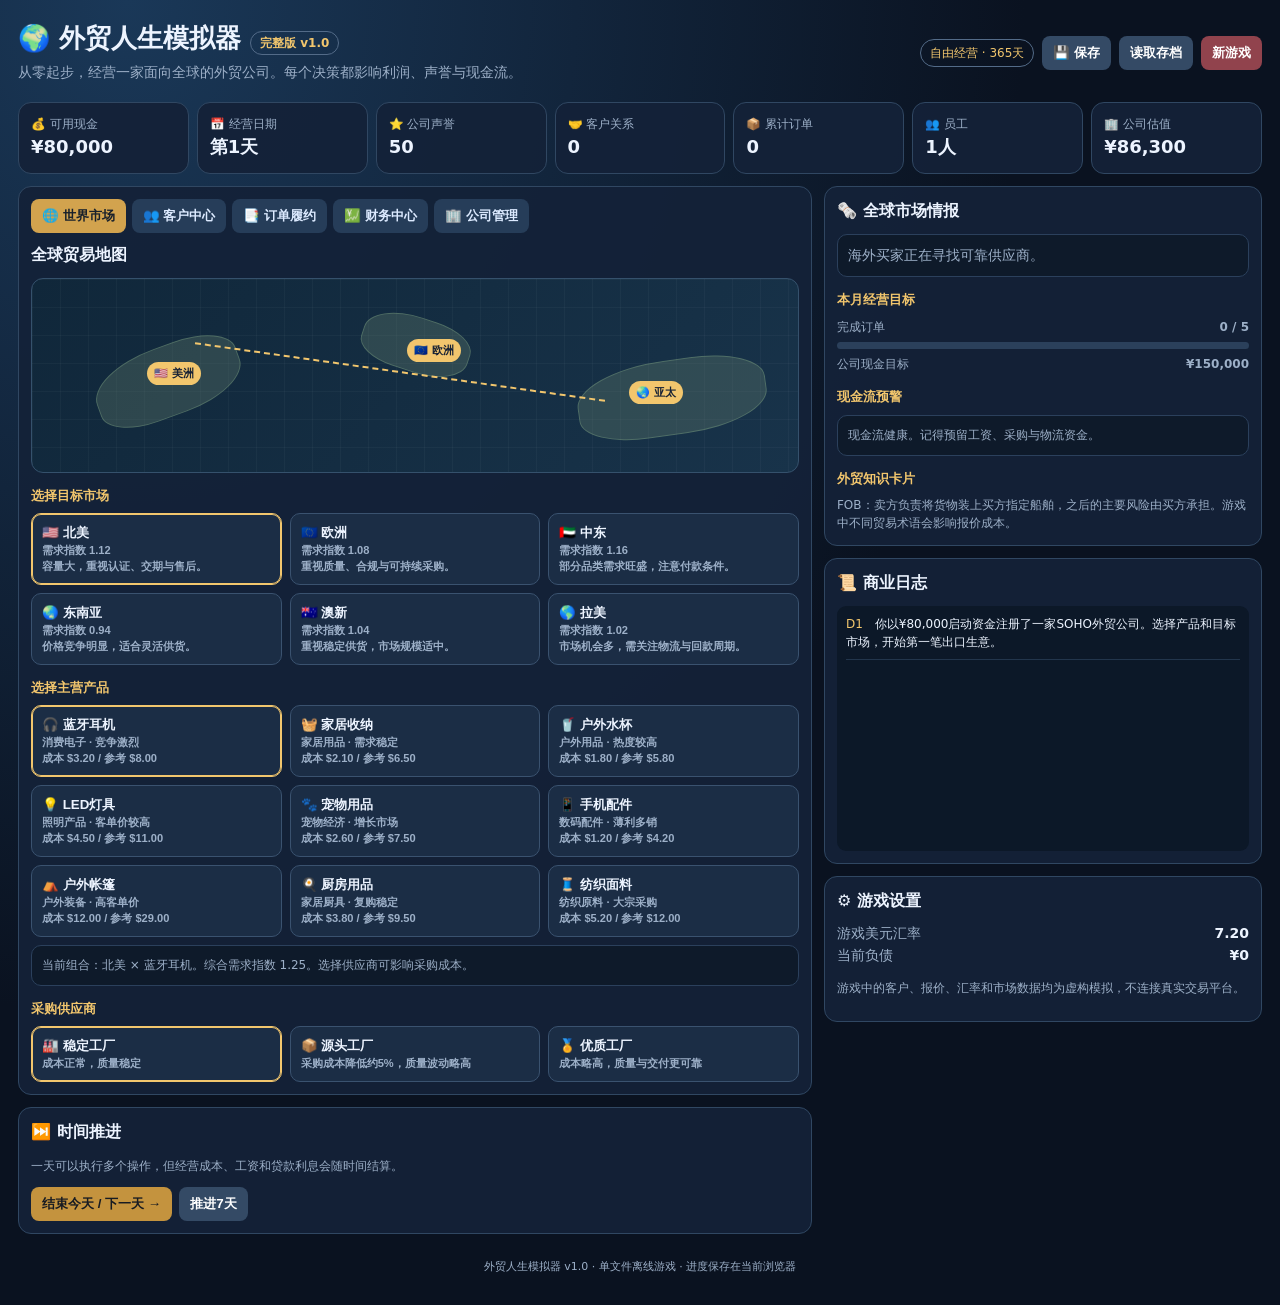
<file: waimao_life_simulator_v1.0 (1).html>
<!doctype html>
<html lang="zh-CN">
<head>
<meta charset="utf-8"><meta name="viewport" content="width=device-width,initial-scale=1">
<title>外贸人生模拟器 · 完整版 v1.0</title>
<style>
:root{--bg:#0a1220;--panel:#142238;--panel2:#1b2d45;--line:#304762;--txt:#edf4ff;--muted:#9db0c8;--gold:#f2c66d;--green:#5dd5a2;--red:#ff7c83;--blue:#80baff}
*{box-sizing:border-box}body{margin:0;background:radial-gradient(ellipse at 10% 0%,#1a3858 0,#0a1220 55%);color:var(--txt);font:14px/1.55 system-ui,-apple-system,"Microsoft YaHei",sans-serif}.wrap{max-width:1280px;margin:auto;padding:18px}.top{display:flex;align-items:center;justify-content:space-between;gap:14px;margin-bottom:14px}.top h1{font-size:26px;margin:0}.top p{margin:4px 0;color:var(--muted)}.pill,.chip{border:1px solid #536b88;border-radius:20px;padding:4px 9px;color:var(--gold);font-size:12px;white-space:nowrap}.stats{display:grid;grid-template-columns:repeat(7,1fr);gap:8px;margin-bottom:12px}.stat,.panel{background:#142238ee;border:1px solid var(--line);border-radius:13px;padding:12px}.stat small{color:var(--muted);display:block}.stat b{font-size:18px}.layout{display:grid;grid-template-columns:minmax(0,1.45fr) minmax(280px,.8fr);gap:12px}.panel{margin-bottom:12px}.panel h2{font-size:16px;margin:0 0 10px}.panel h3{font-size:13px;color:var(--gold);margin:13px 0 7px}.muted{color:var(--muted)}.tiny{font-size:12px}.tabs{display:flex;gap:6px;flex-wrap:wrap;margin-bottom:10px}.tab,button{border:0;border-radius:8px;padding:8px 11px;background:#347fc0;color:white;font-weight:650;cursor:pointer}.tab{background:#263d59;color:#dceaff}.tab.active{background:#d2a34e;color:#17202b}.tabview{display:none}.tabview.active{display:block}.grid{display:grid;grid-template-columns:repeat(3,1fr);gap:8px}.tile{background:var(--panel2);border:1px solid #3a526f;color:var(--txt);text-align:left;padding:10px;border-radius:10px}.tile.selected{border-color:var(--gold);box-shadow:0 0 0 1px var(--gold) inset}.tile b{display:block}.tile small{color:var(--muted)}button:hover{filter:brightness(1.1)}button:disabled{opacity:.4;cursor:not-allowed}.secondary{background:#344a65}.gold{background:#c4933e;color:#171b22}.green{background:#267a5a}.danger{background:#91434d}.row{display:flex;gap:8px;align-items:center;flex-wrap:wrap}.between{justify-content:space-between}.field{background:#0c1828;color:white;border:1px solid #3d5572;border-radius:8px;padding:8px;width:115px}.wide{width:190px}.action{display:flex;gap:7px;flex-wrap:wrap;margin-top:10px}.card{background:#0e1a2a;border:1px solid #2b405c;border-radius:10px;padding:10px;margin:8px 0}.bar{height:7px;background:#2b405b;border-radius:8px;overflow:hidden;margin:6px 0}.bar span{display:block;height:100%;background:linear-gradient(90deg,#63b4ff,#62d5a2)}.map{height:195px;background:linear-gradient(130deg,#10273a,#18334a);border:1px solid #35516c;border-radius:12px;position:relative;overflow:hidden}.map:before{content:"";position:absolute;inset:0;background-image:linear-gradient(#ffffff08 1px,transparent 1px),linear-gradient(90deg,#ffffff08 1px,transparent 1px);background-size:28px 28px}.land{position:absolute;background:#66816f55;border:1px solid #8bb08a55;border-radius:48% 38% 45% 35%;transform:rotate(-20deg)}.land.a{width:150px;height:70px;left:8%;top:35%}.land.b{width:110px;height:55px;left:43%;top:20%;transform:rotate(18deg)}.land.c{width:190px;height:75px;right:4%;top:42%;transform:rotate(-8deg)}.pin{position:absolute;z-index:2;background:#f2c66d;color:#172235;border-radius:30px;padding:3px 7px;font-size:11px;font-weight:bold}.pin.a{left:15%;top:43%}.pin.b{left:49%;top:31%}.pin.c{right:15%;top:53%}.route{position:absolute;left:21%;top:48%;width:54%;border-top:2px dashed #f2c66d;transform:rotate(8deg)}.log{height:245px;overflow:auto;background:#0c1828;border-radius:9px;padding:9px;font-size:12px}.log p{margin:0 0 8px;padding-bottom:7px;border-bottom:1px solid #22354c}.good{color:var(--green)}.bad{color:var(--red)}.goldtxt{color:var(--gold)}.table{width:100%;border-collapse:collapse;font-size:12px}.table td,.table th{text-align:left;border-bottom:1px solid #2a405b;padding:7px 5px}.modal{position:fixed;inset:0;background:#000b;display:none;place-items:center;padding:16px;z-index:20}.modal.show{display:grid}.modal>div{background:#1a2b42;border:1px solid #536d8d;border-radius:15px;padding:20px;max-width:510px;width:100%;max-height:90vh;overflow:auto}.footer{text-align:center;color:var(--muted);font-size:11px;padding:12px}.progresslabel{display:flex;justify-content:space-between;font-size:12px;color:var(--muted)}.hide{display:none!important}
@media(max-width:850px){.wrap{padding:11px}.layout{grid-template-columns:1fr}.stats{grid-template-columns:repeat(3,1fr)}.grid{grid-template-columns:repeat(2,1fr)}.top{align-items:flex-start;flex-direction:column}}
</style></head>
<body><div class="wrap">
<header class="top"><div><h1>🌍 外贸人生模拟器 <span class="chip">完整版 v1.0</span></h1><p>从零起步，经营一家面向全球的外贸公司。每个决策都影响利润、声誉与现金流。</p></div><div class="row"><span class="pill">自由经营 · 365天</span><button class="secondary" id="saveBtn">💾 保存</button><button class="secondary" id="loadBtn">读取存档</button><button class="danger" id="resetBtn">新游戏</button></div></header>
<section class="stats">
<div class="stat"><small>💰 可用现金</small><b id="cash">¥80,000</b></div><div class="stat"><small>📅 经营日期</small><b id="day">第1天</b></div><div class="stat"><small>⭐ 公司声誉</small><b id="rep">50</b></div><div class="stat"><small>🤝 客户关系</small><b id="crm">0</b></div><div class="stat"><small>📦 累计订单</small><b id="orders">0</b></div><div class="stat"><small>👥 员工</small><b id="staff">1人</b></div><div class="stat"><small>🏢 公司估值</small><b id="value">¥80,000</b></div>
</section>
<div class="layout"><main><section class="panel">
<div class="tabs">
<button class="tab active" data-tab="world">🌐 世界市场</button><button class="tab" data-tab="customers">👥 客户中心</button><button class="tab" data-tab="ordersTab">📑 订单履约</button><button class="tab" data-tab="finance">💹 财务中心</button><button class="tab" data-tab="company">🏢 公司管理</button>
</div>
<div class="tabview active" id="world"><h2>全球贸易地图</h2><div class="map"><div class="land a"></div><div class="land b"></div><div class="land c"></div><div class="route"></div><span class="pin a">🇺🇸 美洲</span><span class="pin b">🇪🇺 欧洲</span><span class="pin c">🌏 亚太</span></div><h3>选择目标市场</h3><div class="grid" id="regions"></div><h3>选择主营产品</h3><div class="grid" id="products"></div><div class="card muted tiny" id="marketInfo"></div><h3>采购供应商</h3><div id="supplierList" class="grid"></div></div>
<div class="tabview" id="customers"><h2>客户开发与谈判</h2><p class="muted tiny">开发客户会推进时间。客户有预算、意向和谈判偏好；先跟进建立信任，再发送报价。</p><div class="row"><span>当前市场：<b id="currentRegion">北美</b></span><span>活跃客户：<b id="leadCount">0</b></span></div><div class="action"><button id="prospect">🔎 开发新客户</button><button class="secondary" id="followAll">📞 跟进一个客户</button></div><div id="leadList"></div><div id="quoteBox" class="card hide"><h3>📨 商业报价单</h3><p class="tiny muted" id="quoteBuyer"></p><input id="quoteLead" type="hidden"><div class="row"><label>数量<br><input class="field" id="quoteQty" type="number" min="50" step="50" value="500"></label><label>单价 USD<br><input class="field" id="quotePrice" type="number" min=".1" step=".1" value="8"></label><label>贸易术语<br><select class="field" id="incoterm"><option>FOB</option><option>CIF</option><option>EXW</option></select></label></div><div class="action"><button id="sendQuote">发送正式报价</button><button class="secondary" id="cancelQuote">取消</button></div></div></div>
<div class="tabview" id="ordersTab"><h2>订单与履约中心</h2><p class="muted tiny">订单接收后先占用采购资金。依次安排生产、质检、订舱出货，客户付款后才形成现金回款。</p><div id="orderList"></div></div>
<div class="tabview" id="finance"><h2>财务中心</h2><div class="grid"><div class="card"><small class="muted">累计销售额</small><h2 id="revenue">¥0</h2></div><div class="card"><small class="muted">累计经营成本</small><h2 id="costs">¥0</h2></div><div class="card"><small class="muted">累计净利润</small><h2 id="profit">¥0</h2></div></div><h3>外贸收付款</h3><div id="paymentList"></div><h3>贷款与融资</h3><p class="muted tiny">贷款能缓解短期资金压力，但会产生利息。谨慎借款。</p><div class="row"><input id="loanAmount" class="field" type="number" min="5000" max="100000" step="5000" value="20000"><button id="takeLoan" class="secondary">申请贷款</button><span id="debtLabel" class="muted tiny">负债 ¥0</span></div></div>
<div class="tabview" id="company"><h2>公司管理与成长</h2><div class="grid">
<div class="card"><small class="muted">业务团队</small><h2 id="staffLevel">1级</h2><p class="tiny muted">提高客户开发与成交能力。</p><button id="upgradeStaff" class="secondary">招聘业务员 ¥15,000</button></div>
<div class="card"><small class="muted">供应链能力</small><h2 id="supplyLevel">1级</h2><p class="tiny muted">降低采购成本与突发损失。</p><button id="upgradeSupply" class="secondary">升级供应链 ¥12,000</button></div>
<div class="card"><small class="muted">办公室</small><h2 id="officeLevel">SOHO</h2><p class="tiny muted">提高公司声誉和估值。</p><button id="upgradeOffice" class="secondary">升级办公室 ¥25,000</button></div>
</div><h3>公司发展指标</h3><div class="progresslabel"><span>商业声誉</span><b id="repText">50/100</b></div><div class="bar"><span id="repBar" style="width:50%"></span></div><div class="progresslabel"><span>综合团队能力</span><b id="skillText">1级</b></div><div class="bar"><span id="skillBar" style="width:20%"></span></div><h3>公司里程碑</h3><div id="milestones" class="card tiny muted"></div><h3>人生与事业</h3><p class="muted tiny">长期目标：建立稳定客户群、雇佣团队、拓展多个市场，最终成为全球化贸易企业。</p></div>
</section>
<section class="panel"><h2>⏭️ 时间推进</h2><p class="muted tiny">一天可以执行多个操作，但经营成本、工资和贷款利息会随时间结算。</p><div class="action"><button class="gold" id="nextDay">结束今天 / 下一天 →</button><button class="secondary" id="nextWeek">推进7天</button></div></section></main>
<aside><section class="panel"><h2>🗞️ 全球市场情报</h2><div class="card muted" id="news">海外买家正在寻找可靠供应商。</div><h3>本月经营目标</h3><div class="progresslabel"><span>完成订单</span><b id="goalOrders">0 / 5</b></div><div class="bar"><span id="goalBar" style="width:0%"></span></div><div class="progresslabel"><span>公司现金目标</span><b id="goalCash">¥150,000</b></div><h3>现金流预警</h3><div id="warning" class="card tiny muted">现金流健康。继续保持采购与交付节奏。</div><h3>外贸知识卡片</h3><div id="tip" class="muted tiny">FOB：卖方负责将货物装上买方指定船舶，之后的主要风险由买方承担。游戏中不同贸易术语会影响报价成本。</div></section>
<section class="panel"><h2>📜 商业日志</h2><div class="log" id="log"></div></section><section class="panel"><h2>⚙️ 游戏设置</h2><div class="row between"><span class="muted">游戏美元汇率</span><b id="fx">7.20</b></div><div class="row between"><span class="muted">当前负债</span><b id="debt">¥0</b></div><p class="tiny muted">游戏中的客户、报价、汇率和市场数据均为虚构模拟，不连接真实交易平台。</p></section></aside></div><div class="footer">外贸人生模拟器 v1.0 · 单文件离线游戏 · 进度保存在当前浏览器</div></div>
<div class="modal" id="modal"><div><h2 id="modalTitle">经营结果</h2><p id="modalText"></p><button id="modalClose">继续经营</button></div></div>
<script>
const PRODUCTS=[
{name:"蓝牙耳机",emoji:"🎧",cost:3.2,price:8,demand:1.12,desc:"消费电子 · 竞争激烈"},
{name:"家居收纳",emoji:"🧺",cost:2.1,price:6.5,demand:1.04,desc:"家居用品 · 需求稳定"},
{name:"户外水杯",emoji:"🥤",cost:1.8,price:5.8,demand:1.18,desc:"户外用品 · 热度较高"},
{name:"LED灯具",emoji:"💡",cost:4.5,price:11,demand:.94,desc:"照明产品 · 客单价较高"},
{name:"宠物用品",emoji:"🐾",cost:2.6,price:7.5,demand:1.22,desc:"宠物经济 · 增长市场"},
{name:"手机配件",emoji:"📱",cost:1.2,price:4.2,demand:1.08,desc:"数码配件 · 薄利多销"},
{name:"户外帐篷",emoji:"⛺",cost:12,price:29,demand:1.02,desc:"户外装备 · 高客单价"},
{name:"厨房用品",emoji:"🍳",cost:3.8,price:9.5,demand:1.1,desc:"家居厨具 · 复购稳定"},
{name:"纺织面料",emoji:"🧵",cost:5.2,price:12,demand:.98,desc:"纺织原料 · 大宗采购"}
];
const REGIONS=[
{name:"北美",flag:"🇺🇸",factor:1.12,freight:.08,desc:"容量大，重视认证、交期与售后。"},
{name:"欧洲",flag:"🇪🇺",factor:1.08,freight:.09,desc:"重视质量、合规与可持续采购。"},
{name:"中东",flag:"🇦🇪",factor:1.16,freight:.11,desc:"部分品类需求旺盛，注意付款条件。"},
{name:"东南亚",flag:"🌏",factor:.94,freight:.06,desc:"价格竞争明显，适合灵活供货。"},
{name:"澳新",flag:"🇦🇺",factor:1.04,freight:.10,desc:"重视稳定供货，市场规模适中。"},
{name:"拉美",flag:"🌎",factor:1.02,freight:.13,desc:"市场机会多，需关注物流与回款周期。"}
];
const BUYERS={"北美":["BrightHome LLC","Maple Supply Inc.","West Coast Imports","Urban Retail Group","Northstar Commerce"],"欧洲":["NordHaus GmbH","Maison&Co SAS","EuroChoice BV","Bergmann Handel","Alpine Retail"],"中东":["Gulf Trading FZE","Desert Star LLC","Al Noor Imports","Crescent Retail","Oasis Wholesale"],"东南亚":["Meridian Supplies","Lion City Trading","Jakarta Wholesale","Pacific Link","Orchid Retail"],"澳新":["Southern Cross Imports","Kiwi Retail Group","Harbour Goods","Tasman Trade"],"拉美":["Andes Importadora","Rio Commerce","Sol Mercado","Pacifico Distribucion"]};
const TIPS=["FOB：卖方负责将货物装上买方指定船舶，之后的主要风险由买方承担。","CIF：卖方承担成本、保险费和运费至目的港，报价时别忘记核算海运与保险。","TT电汇：常见付款方式。订金比例和尾款节点会影响现金流。","形式发票（PI）：用于确认产品、数量、价格、贸易术语和付款条件。","报价前核算采购、包装、质检、物流、汇率和平台费用，销售额不等于利润。","客户开发要持续跟进。及时回复、专业资料和稳定交付会积累长期信任。","信用证（L/C）对单据要求严格，实际业务应逐条审核条款。"];
const $=id=>document.getElementById(id),money=n=>"¥"+Math.round(n).toLocaleString("zh-CN"),rand=a=>a[Math.floor(Math.random()*a.length)];
function fresh(){return {cash:80000,day:1,rep:50,crm:0,orders:0,region:0,product:0,staff:1,supply:1,office:0,leads:[],ordersList:[],logs:[],fx:7.2,debt:0,interest:0,revenue:0,costs:0,profit:0,news:"海外买家正在寻找可靠供应商。",finished:false,won:0,supplier:0,monthOrders:0}}
let s=fresh();
function log(t){s.logs.unshift({d:s.day,t});s.logs=s.logs.slice(0,80);renderLog()}
function popup(t,m){$("modalTitle").textContent=t;$("modalText").textContent=m;$("modal").classList.add("show")}
function spend(n){if(s.cash<n){popup("现金不足",`需要 ${money(n)}，当前可用现金 ${money(s.cash)}。先回款或降低投入。`);return false}s.cash-=n;s.costs+=n;s.profit-=n;return true}
function renderLog(){$("log").innerHTML=s.logs.map(x=>`<p><span class="goldtxt">D${x.d}</span>　${x.t}</p>`).join("")||"暂无动态"}
function switchTab(id){document.querySelectorAll(".tab").forEach(b=>b.classList.toggle("active",b.dataset.tab===id));document.querySelectorAll(".tabview").forEach(v=>v.classList.toggle("active",v.id===id))}
function render(){
let region=REGIONS[s.region],p=PRODUCTS[s.product],valuation=s.cash+s.orders*3200+s.staff*4500+s.office*14000+s.supply*1800;
$("cash").textContent=money(s.cash);$("day").textContent=`第${s.day}天`;$("rep").textContent=s.rep;$("crm").textContent=s.crm;$("orders").textContent=s.orders;$("staff").textContent=(s.staff+Math.max(0,s.staff-1))+"人";$("value").textContent=money(valuation);
$("currentRegion").textContent=region.flag+" "+region.name;$("leadCount").textContent=s.leads.filter(l=>!l.closed).length;$("staffLevel").textContent=s.staff+"级";$("supplyLevel").textContent=s.supply+"级";$("officeLevel").textContent=["SOHO","共享办公室","独立办公室","贸易公司总部"][s.office]||"国际总部";
$("repText").textContent=s.rep+"/100";$("repBar").style.width=s.rep+"%";$("skillText").textContent=`${s.staff}级 / 5级`;$("skillBar").style.width=s.staff*20+"%";$("fx").textContent=s.fx.toFixed(2);$("debt").textContent=money(s.debt);$("debtLabel").textContent="负债 "+money(s.debt);
$("revenue").textContent=money(s.revenue);$("costs").textContent=money(s.costs);$("profit").textContent=money(s.profit);$("news").textContent=s.news;$("goalOrders").textContent=s.monthOrders+" / 5";$("goalBar").style.width=Math.min(100,s.monthOrders/5*100)+"%";$("goalCash").textContent=money(150000);
$("regions").innerHTML=REGIONS.map((r,i)=>`<button class="tile ${i===s.region?'selected':''}" data-region="${i}"><b>${r.flag} ${r.name}</b><small>需求指数 ${r.factor.toFixed(2)}<br>${r.desc}</small></button>`).join("");
document.querySelectorAll("[data-region]").forEach(b=>b.onclick=()=>{s.region=+b.dataset.region;render()});
$("products").innerHTML=PRODUCTS.map((x,i)=>`<button class="tile ${i===s.product?'selected':''}" data-product="${i}"><b>${x.emoji} ${x.name}</b><small>${x.desc}<br>成本 $${x.cost.toFixed(2)} / 参考 $${x.price.toFixed(2)}</small></button>`).join("");
document.querySelectorAll("[data-product]").forEach(b=>b.onclick=()=>{s.product=+b.dataset.product;render()});
$("marketInfo").textContent=`当前组合：${region.name} × ${p.name}。综合需求指数 ${(region.factor*p.demand).toFixed(2)}。选择供应商可影响采购成本。`;
const suppliers=[["稳定工厂",0,"成本正常，质量稳定"],["源头工厂",1,"采购成本降低约5%，质量波动略高"],["优质工厂",2,"成本略高，质量与交付更可靠"]];
$("supplierList").innerHTML=suppliers.map((x,i)=>`<button class="tile ${s.supplier===i?'selected':''}" data-supplier="${i}"><b>${["🏭","📦","🏅"][i]} ${x[0]}</b><small>${x[2]}</small></button>`).join("");
document.querySelectorAll("[data-supplier]").forEach(b=>b.onclick=()=>{s.supplier=+b.dataset.supplier;render()});
$("leadList").innerHTML=s.leads.length?s.leads.map((l,i)=>`<div class="card"><div class="row between"><b>${l.buyer}</b><span class="chip">${l.status}</span></div><p class="tiny muted">${l.region} · 意向 ${Math.round(l.interest*100)}% · 信任 ${l.relation}/5 · 产品 ${PRODUCTS[l.product].name}</p><div class="action"><button class="secondary" onclick="openQuote(${i})" ${l.closed?"disabled":""}>制作报价</button><button class="secondary" onclick="followLead(${i})" ${l.closed?"disabled":""}>跟进沟通</button></div></div>`).join(""):"<p class='muted'>还没有客户，先开发一个潜在买家。</p>";
$("orderList").innerHTML=s.ordersList.length?s.ordersList.map((o,i)=>`<div class="card"><div class="row between"><b>${o.product} · ${o.qty}件</b><span class="chip">${o.status}</span></div><p class="tiny muted">${o.buyer} · ${o.region} · ${o.incoterm} · 合同金额 $${Math.round(o.qty*o.price).toLocaleString()}</p>${o.status!=="已收款"?`<div class="progresslabel"><span>履约进度：${o.status}</span><b>${o.progress}/3</b></div><div class="bar"><span style="width:${o.progress/3*100}%"></span></div><div class="action">${o.status==="生产中"?`<button class="secondary" onclick="quality(${i})">安排质检</button>`:""}${o.status==="待出货"?`<button class="secondary" onclick="bookShip(${i})">订舱出货</button>`:""}${o.status==="运输中"?`<button class="green" onclick="collect(${i})">确认收款</button>`:""}</div>`:"<p class='good tiny'>订单已完成并收款。</p>"}</div>`).join(""):"<p class='muted'>暂无订单。</p>";
$("paymentList").innerHTML=s.ordersList.length?s.ordersList.map(o=>`<div class="row between tiny"><span>${o.buyer} · ${o.status}</span><b>${money(o.cashIn||0)}</b></div>`).join(""):"<p class='muted tiny'>尚无订单收付款记录。</p>";
$("milestones").innerHTML=`${s.orders>=1?"✅":"⬜"} 拿下第一笔订单<br>${s.orders>=5?"✅":"⬜"} 累计5笔订单<br>${s.rep>=75?"✅":"⬜"} 公司声誉达到75<br>${s.staff>=3?"✅":"⬜"} 建立3级业务团队<br>${s.cash>=150000?"✅":"⬜"} 现金达到¥150,000`;
$("warning").textContent=s.cash<10000?"⚠️ 现金告急！暂停扩张，优先交付并回款。":s.debt>s.cash?"⚠️ 负债高于现金，尽快回款并偿还贷款。":"现金流健康。记得预留工资、采购与物流资金。";
$("upgradeStaff").disabled=s.staff>=5;$("upgradeSupply").disabled=s.supply>=5;$("upgradeOffice").disabled=s.office>=3;$("prospect").disabled=s.finished;
renderLog();
}
function develop(){if(s.leads.filter(l=>!l.closed).length>=10){popup("客户池已满","先跟进或报价现有客户。");return}let r=REGIONS[s.region],p=PRODUCTS[s.product],buyer=rand(BUYERS[r.name]);if(s.leads.some(l=>l.buyer===buyer&&!l.closed))buyer+=" "+Math.floor(Math.random()*90+10);let interest=Math.min(.96,Math.random()*.34+.48+(r.factor-1)*.25+(p.demand-1)*.25+(s.rep-50)/240+(s.staff-1)*.04);let l={buyer,region:r.name,interest,relation:1,status:"新询盘",closed:false,product:s.product};s.leads.unshift(l);s.crm++;s.day++;log(`获得海外询盘：${buyer}（${r.name}），对${p.name}有采购兴趣。`);render();popup("🎯 获得新询盘",`${buyer} 对 ${p.name} 感兴趣，意向值 ${Math.round(interest*100)}%。建立信任后再报价，成交概率通常更高。`)}
function followLead(i){let l=s.leads[i];if(!l||l.closed)return;l.relation=Math.min(5,l.relation+1);l.interest=Math.min(.99,l.interest+.045+(s.staff-1)*.008);l.status="已跟进";s.crm++;s.day++;log(`跟进 ${l.buyer}，客户信任提升至${l.relation}/5。`);render()}
function openQuote(i){let l=s.leads[i],p=PRODUCTS[l.product],r=REGIONS.find(x=>x.name===l.region);$("quoteLead").value=i;$("quoteBuyer").textContent=l.buyer+" · "+l.region+" · "+p.name;$("quoteQty").value=500;$("quotePrice").value=(p.price*r.factor).toFixed(2);$("quoteBox").classList.remove("hide");switchTab("customers")}
function sendQuote(){let i=+$("quoteLead").value,l=s.leads[i];if(!l||l.closed)return;let p=PRODUCTS[l.product],r=REGIONS.find(x=>x.name===l.region),qty=Math.max(50,Math.min(10000,+$("quoteQty").value||500)),price=Math.max(.1,+$("quotePrice").value||p.price),incoterm=$("incoterm").value;let supplierDiscount=[0,.05,-.025][s.supplier],unitCost=p.cost*(1+supplierDiscount)*(1-(s.supply-1)*.025),cost=qty*unitCost*s.fx;if(cost>s.cash){popup("采购资金不足",`预计采购占款 ${money(cost)}，当前现金 ${money(s.cash)}。降低数量或先回款。`);return}
let margin=(price-unitCost)/price,chance=Math.max(.05,Math.min(.94,l.interest+(l.relation-1)*.045+(s.rep-50)/230+(s.staff-1)*.045+(margin>.35?.06:margin<.15?-.24:0)+(price>p.price*r.factor*1.45?-.18:0)));
s.day++;if(Math.random()<chance){s.cash-=cost;s.costs+=cost;s.profit-=cost;let order={buyer:l.buyer,region:l.region,product:p.name,qty,price,unitCost,progress:0,status:"生产中",incoterm,freight:r.freight,deposit:incoterm==="EXW"?.5:.3,cashIn:0};s.ordersList.unshift(order);s.orders++;s.monthOrders++;l.status="已成交";l.closed=true;s.rep=Math.min(100,s.rep+3);log(`<span class="good">订单成交！</span> ${l.buyer} 接受${incoterm}报价，${qty}件${p.name}进入生产，采购占款${money(cost)}。`);popup("🎉 拿下订单！",`客户接受报价，合同金额 $${(qty*price).toLocaleString()}。采购款已占用，接下来推进生产、质检和出货。`)}else{l.status="报价待调整";l.interest=Math.max(.1,l.interest-.05);s.rep=Math.max(0,s.rep-1);log(`<span class="bad">报价未成交</span> ${l.buyer} 暂未接受报价。`);popup("报价未成交","买家暂时没有接受报价。可以继续跟进、调整价格或付款条件。")}$("quoteBox").classList.add("hide");render()}
function quality(i){let o=s.ordersList[i];if(!o||o.status!=="生产中")return;o.progress=2;o.status="待出货";s.day++;if(Math.random()<.12-(s.supply-1)*.02){s.rep=Math.max(0,s.rep-2);s.news="质检发现少量瑕疵，返工造成延迟。";log(`<span class="bad">质检异常</span>：${o.buyer}订单需要返工，交期延后。`);o.status="生产中";o.progress=1;popup("质检未通过","发现产品瑕疵，需要返工。推进一天后重新安排质检。")}else{ s.rep=Math.min(100,s.rep+1);log(`质检通过：${o.buyer}订单可以安排订舱。`);popup("质检通过","产品检验合格，可以安排订舱出货。")}render()}
function bookShip(i){let o=s.ordersList[i];if(!o||o.status!=="待出货")return;let shipCost=o.qty*o.price*s.fx*o.freight;if(!spend(shipCost)){return}o.shipCost=shipCost;o.progress=3;o.status="运输中";o.due=s.day+(o.region==="拉美"?5:3);o.depositCash=o.qty*o.price*s.fx*o.deposit;s.cash+=o.depositCash;o.cashIn+=o.depositCash;s.revenue+=o.depositCash;s.profit+=o.depositCash;log(`已为${o.buyer}订舱出货，收到${Math.round(o.deposit*100)}%阶段款${money(o.depositCash)}。预计${o.due}日后完成收款。`);render();popup("🚢 已安排出货",`物流成本 ${money(shipCost)}，收到阶段款 ${money(o.depositCash)}。货物运输中，后续确认交付后收尾款。`)}
function collect(i){let o=s.ordersList[i];if(!o||o.status!=="运输中")return;if(s.day<o.due){popup("货物仍在运输","预计第"+o.due+"天到港。可以推进时间，等待客户确认收货。");return}let gross=o.qty*o.price*s.fx,remaining=gross-o.cashIn;let fee=o.incoterm==="CIF"?gross*.025:0;s.cash+=remaining-fee;o.cashIn+=remaining-fee;s.revenue+=remaining-fee;s.profit+=remaining-fee;o.status="已收款";s.rep=Math.min(100,s.rep+5);s.crm+=2;log(`<span class="good">回款完成！</span> ${o.buyer}尾款到账${money(remaining-fee)}，订单交付完成。`);render();popup("💵 收款成功",`收到尾款 ${money(remaining-fee)}。客户关系与公司声誉提升。订单圆满完成！`)}
function upgrade(type){let config={staff:[15000,5,"业务团队"],supply:[12000,5,"供应链"],office:[25000,3,"办公室"]}[type];if(s[type]>=config[1])return;if(!spend(config[0]))return;s[type]++;log(`${config[2]}升级至${s[type]}级。`);render()}
function loan(){let n=Math.max(5000,Math.min(100000,+$("loanAmount").value||20000));if(s.debt+n>150000){popup("贷款额度不足","当前游戏贷款总额度上限为¥150,000。");return}s.cash+=n;s.debt+=n;log(`获得银行经营贷款${money(n)}，后续每天计提利息。`);render()}
function advanceOne(){if(s.finished)return;s.day++;for(let o of s.ordersList){if(o.status==="生产中")o.progress=Math.min(1,o.progress+1);if(o.status==="运输中"&&s.day>=o.due)o.status="待客户确认";}if(s.debt>0){let interest=s.debt*.0008;s.cash-=interest;s.interest+=interest;s.costs+=interest;s.profit-=interest}if(s.day%30===0){let payroll=s.staff*1100+2200+s.office*1000;s.cash-=payroll;s.costs+=payroll;s.profit-=payroll;log(`月度经营支出：工资与办公室费用${money(payroll)}。`);s.monthOrders=0}
let e=Math.random();if(e<.12){let loss=(900+Math.random()*1700)*(1-(s.supply-1)*.09);s.cash-=loss;s.costs+=loss;s.profit-=loss;s.news="供应链突发：原材料、仓储或包装成本上升。";log(`<span class="bad">供应链意外</span>：额外支出${money(loss)}。`)}else if(e<.25){s.fx=Math.max(6.7,Math.min(7.9,s.fx+(Math.random()-.4)*.12));s.news="汇率波动：美元兑人民币参考汇率已变化。";log(`汇率更新：1美元约合¥${s.fx.toFixed(2)}。`)}else if(e<.38){s.rep=Math.min(100,s.rep+1);s.news="市场利好：目标市场采购需求上升。";log(`<span class="good">市场利好</span>：公司声誉小幅提升。`)}else if(e<.5){let l=s.leads.find(x=>!x.closed);if(l){l.interest=Math.max(.1,l.interest-.03);s.news="客户暂缓采购，部分询盘进入观望。";log(`${l.buyer}推迟采购计划，需要主动维护。`)}else{s.news="市场平稳：持续开发客户并管理订单。"}}else{s.news="市场平稳：保持客户跟进与交付质量。"}
$("tip").textContent=rand(TIPS);if(s.cash<0){s.finished=true;popup("公司现金流断裂","现金已跌为负数，经营失败。可以读取存档或重新开始，控制采购占款、扩张支出和贷款。")}render()}
function finishYear(){s.finished=true;let val=s.cash+s.orders*3200+s.staff*4500+s.office*14000;popup("🏆 年度经营报告",`经营天数：${s.day}天\n期末现金：${money(s.cash)}\n公司估值：${money(val)}\n累计订单：${s.orders}笔\n累计销售回款：${money(s.revenue)}\n累计经营利润：${money(s.profit)}\n商业声誉：${s.rep}/100\n\n${s.cash>=300000?"你已成长为成熟的外贸企业经营者！":s.cash>=80000?"公司完成了第一阶段积累，继续拓展全球市场。":"创业路上有起伏，复盘现金流、毛利和客户质量，再开启新一年。"}`);log("年度经营报告已生成。")}
function save(){localStorage.setItem("waimao_v1_save",JSON.stringify(s));popup("保存成功","游戏进度已保存到当前浏览器。")}
function load(){try{let x=JSON.parse(localStorage.getItem("waimao_v1_save"));if(x){s=x;log("已读取本地存档。");render()}else popup("没有存档","当前浏览器还没有找到游戏存档。")}catch(e){popup("读取失败","存档可能损坏。")}}
document.querySelectorAll(".tab").forEach(b=>b.onclick=()=>switchTab(b.dataset.tab));
$("prospect").onclick=develop;$("followAll").onclick=()=>{let i=s.leads.findIndex(l=>!l.closed);if(i>=0)followLead(i);else popup("暂无客户","先开发一个海外客户。")};
$("sendQuote").onclick=sendQuote;$("cancelQuote").onclick=()=>$("quoteBox").classList.add("hide");
$("nextDay").onclick=()=>{advanceOne();if(s.day>=366&&!s.finished)finishYear()};$("nextWeek").onclick=()=>{for(let i=0;i<7&&!s.finished;i++)advanceOne();if(s.day>=366&&!s.finished)finishYear()};
$("upgradeStaff").onclick=()=>upgrade("staff");$("upgradeSupply").onclick=()=>upgrade("supply");$("upgradeOffice").onclick=()=>upgrade("office");$("takeLoan").onclick=loan;
$("saveBtn").onclick=save;$("loadBtn").onclick=load;$("modalClose").onclick=()=>$("modal").classList.remove("show");
$("resetBtn").onclick=()=>{if(confirm("确定开始新游戏？当前进度会被覆盖。")){s=fresh();log("你以¥80,000启动资金注册了一家SOHO外贸公司。");render();switchTab("world");$("quoteBox").classList.add("hide")}};
log("你以¥80,000启动资金注册了一家SOHO外贸公司。选择产品和目标市场，开始第一笔出口生意。");render();
</script></body></html>
</file>
